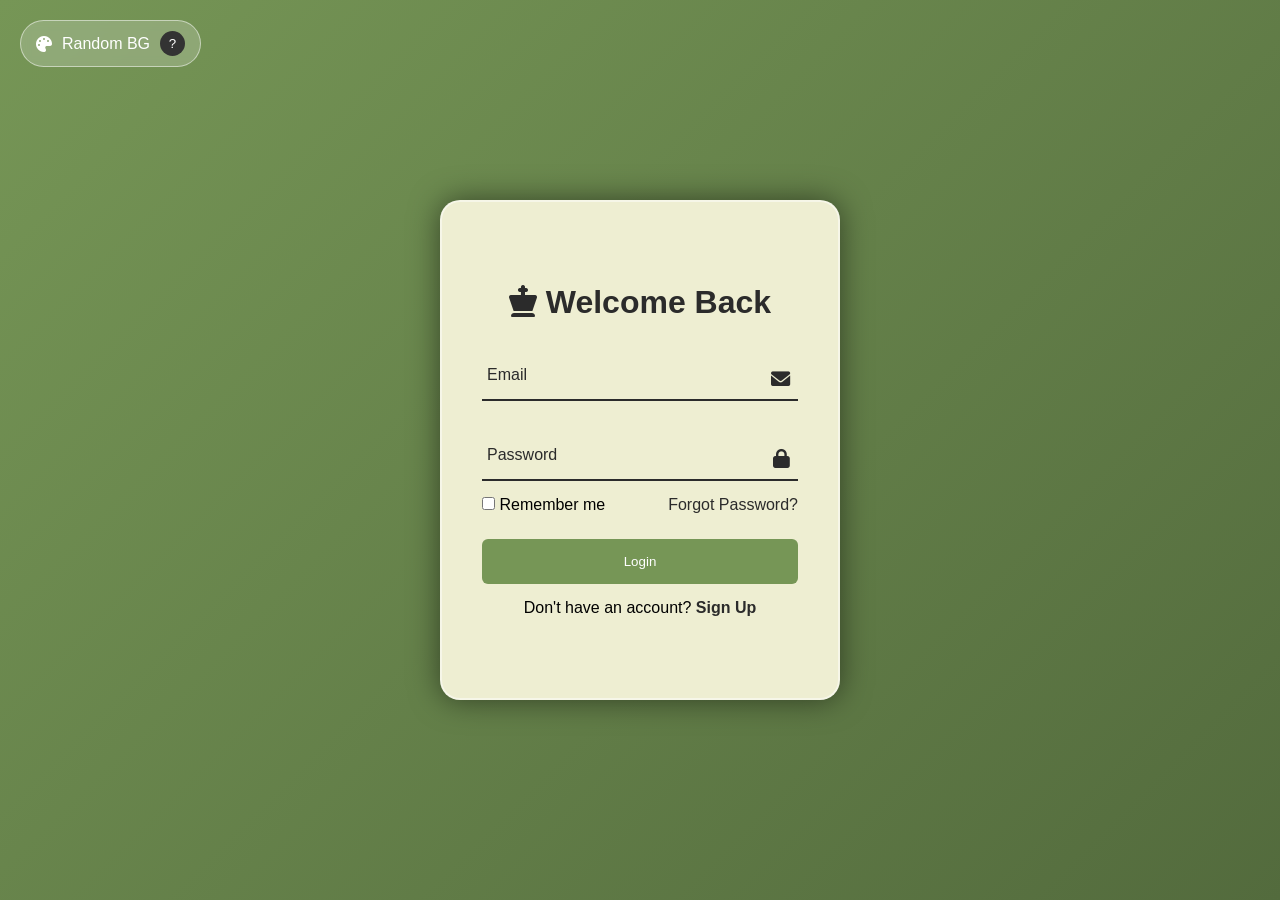
<file: proiect/index.html>
<!DOCTYPE html>
<html lang="en">
<head>
    <meta charset="UTF-8">
    <meta name="viewport" content="width=device-width, initial-scale=1.0">
    <title>Chess Master - Login</title>
    <link rel="stylesheet" href="style.css">
    <link rel="stylesheet" href="https://cdnjs.cloudflare.com/ajax/libs/font-awesome/6.0.0/css/all.min.css">
</head>
<body>

    <div id="techZone" title="Click for random color!">
        <i class="fa-solid fa-palette"></i> Random BG
        <button type="button" id="techBtn">?</button>
    </div>

    <div class="container" id="mainContainer">
        
        <div class="form-box login">
            <form id="loginForm">
                <h2><i class="fa-solid fa-chess-king"></i> Welcome Back</h2>
                
                <div class="input-box">
                    <span class="icon"><i class="fa-solid fa-envelope"></i></span>
                    <input type="email" id="loginEmail" required placeholder=" ">
                    <label>Email</label>
                </div>

                <div class="input-box">
                    <span class="icon"><i class="fa-solid fa-lock"></i></span>
                    <input type="password" id="loginPass" required placeholder=" ">
                    <label>Password</label>
                </div>

                <div class="remember-forgot">
                    <label><input type="checkbox"> Remember me</label>
                    <a href="#">Forgot Password?</a>
                </div>

                <button type="submit" class="btn">Login</button>

                <div class="login-register">
                    <p>Don't have an account? <a href="#" class="register-link">Sign Up</a></p>
                </div>
            </form>
        </div>

        <div class="form-box register">
            <form id="registerForm">
                <h2><i class="fa-solid fa-chess-knight"></i> Join the Board</h2>

                <div class="input-box">
                    <span class="icon"><i class="fa-solid fa-user"></i></span>
                    <input type="text" id="regUser" required placeholder=" ">
                    <label>Username</label>
                </div>

                <div class="input-box">
                    <span class="icon"><i class="fa-solid fa-envelope"></i></span>
                    <input type="email" id="regEmail" required placeholder=" ">
                    <label>Email</label>
                </div>

                <div class="input-box">
                    <span class="icon"><i class="fa-solid fa-lock"></i></span>
                    <input type="password" id="regPass" required placeholder=" ">
                    <label>Password</label>
                </div>

                <div id="password-validation-box">
                    <p>Password must contain:</p>
                    <ul>
                        <li id="rule-length" class="invalid"><i class="fa-solid fa-circle-xmark"></i> At least 8 characters</li>
                        <li id="rule-upper" class="invalid"><i class="fa-solid fa-circle-xmark"></i> Uppercase Letter (A-Z)</li>
                        <li id="rule-number" class="invalid"><i class="fa-solid fa-circle-xmark"></i> One Number (0-9)</li>
                        <li id="rule-special" class="invalid"><i class="fa-solid fa-circle-xmark"></i> Special Char (!@#$%)</li>
                    </ul>
                </div>

                <div class="setting-box">
                    <label>Skill Level (ELO): <span id="eloValue">1200</span></label>
                    <input type="range" id="regElo" min="400" max="3000" value="1200" step="50">
                </div>

                <div class="setting-box radio-group">
                    <label>Gender:</label>
                    <div class="radio-options">
                        <label><input type="radio" name="gender" value="Male" checked> Male</label>
                        <label><input type="radio" name="gender" value="Female"> Female</label>
                    </div>
                </div>

                <div class="remember-forgot">
                    <label><input type="checkbox" id="regTerms" required> I agree to the terms</label>
                </div>

                <button type="submit" class="btn">Register & Play</button>

                <div class="login-register">
                    <p>Already have an account? <a href="#" class="login-link">Login</a></p>
                </div>
            </form>
        </div>
    </div>

    <div id="errorContainer"></div>

    <script src="script.js"></script>
</body>
</html>
</file>
<file: proiect/style.css>
:root {
    --dark-sq: #769656;  
    --light-sq: #eeeed2; 
    --dark-text: #2b2b2b;
    --light-text: #fff;
    --error-red: #d9534f;
    --success-green: #5cb85c;
}

* {
    margin: 0;
    padding: 0;
    box-sizing: border-box;
    font-family: 'Segoe UI', sans-serif;
}

body {
    display: flex;
    justify-content: center;
    align-items: center;
    min-height: 100vh;
    background: linear-gradient(135deg, var(--dark-sq), #536b3d);
    transition: background 0.5s ease;
}


#techZone {
    position: fixed;
    top: 20px;
    left: 20px;
    padding: 10px 15px;
    background: rgba(255, 255, 255, 0.2);
    border: 1px solid rgba(255, 255, 255, 0.5);
    backdrop-filter: blur(5px);
    border-radius: 30px;
    color: white;
    cursor: pointer;
    z-index: 1000;
    display: flex;
    align-items: center;
    gap: 10px;
    transition: transform 0.2s;
}
#techZone:hover { transform: scale(1.05); background: rgba(255, 255, 255, 0.3); }
#techBtn { background: #333; color: #fff; border: none; width: 25px; height: 25px; border-radius: 50%; cursor: help; }


.container {
    position: relative;
    width: 400px;
    height: 500px; 
    background: var(--light-sq);
    border: 2px solid rgba(255,255,255,0.5);
    border-radius: 20px;
    box-shadow: 0 0 30px rgba(0,0,0,0.5);
    display: flex;
    justify-content: center;
    align-items: center;
    overflow: hidden;
    transition: height .3s ease;
}

.form-box { width: 100%; padding: 40px; }
.form-box.register { display: none; }

h2 { font-size: 2em; color: var(--dark-text); text-align: center; margin-bottom: 20px;}

.input-box {
    position: relative;
    width: 100%;
    height: 50px;
    border-bottom: 2px solid var(--dark-text);
    margin: 30px 0;
}

.input-box label {
    position: absolute;
    top: 50%;
    left: 5px;
    transform: translateY(-50%);
    color: var(--dark-text);
    pointer-events: none;
    transition: .5s;
}

.input-box input:focus ~ label,
.input-box input:not(:placeholder-shown) ~ label { top: -5px; }

.input-box input {
    width: 100%; height: 100%; background: transparent; border: none; outline: none;
    font-size: 1em; color: var(--dark-text); font-weight: 600; padding: 0 35px 0 5px;
}

.input-box .icon { position: absolute; right: 8px; font-size: 1.2em; color: var(--dark-text); line-height: 57px; }

.btn {
    width: 100%; height: 45px; background: var(--dark-sq); border: none; outline: none;
    border-radius: 6px; cursor: pointer; color: var(--light-text); font-weight: 500;
    margin-top: 10px; transition: background 0.3s;
}
.btn:hover { background: #5a7541; }

.login-register { text-align: center; margin-top: 15px; }
.login-register a { color: var(--dark-text); font-weight: 600; text-decoration: none; }
.login-register a:hover { text-decoration: underline; }

.remember-forgot { display: flex; justify-content: space-between; margin: -15px 0 15px; }
.remember-forgot a { color: var(--dark-text); text-decoration: none; }

.setting-box { margin: 15px 0; color: var(--dark-text); }
input[type=range] { width: 100%; }
.radio-options { display: flex; gap: 20px; margin-top: 5px;}
#errorContainer {
    position: fixed; top: 20px; right: 20px; z-index: 2000;
    display: flex; flex-direction: column; gap: 10px;
}
.msg-alert {
    background: #ffdddd; border-left: 6px solid var(--error-red);
    color: #333; padding: 15px; min-width: 250px; border-radius: 4px;
    box-shadow: 0 4px 10px rgba(0,0,0,0.2);
    animation: slideIn 0.5s ease-out;
}
@keyframes slideIn { from { transform: translateX(100%); opacity: 0; } to { transform: translateX(0); opacity: 1; }}

#password-validation-box {
    !background: rgba(255, 234, 129, 0.9);
    padding: 10px; border-radius: 8px; margin-bottom: 20px;
    font-size: 0.85em; color: #333; display: none;
    box-shadow: 0 4px 6px rgba(0,0,0,0.1);
}
#password-validation-box ul { list-style: none; padding-left: 5px; }
#password-validation-box li { margin: 5px 0; display: flex; align-items: center; gap: 8px; }

.invalid { color: var(--error-red); }
.valid { color: var(--success-green); font-weight: bold; }
.valid i::before { content: "\f058"; }
</file>
